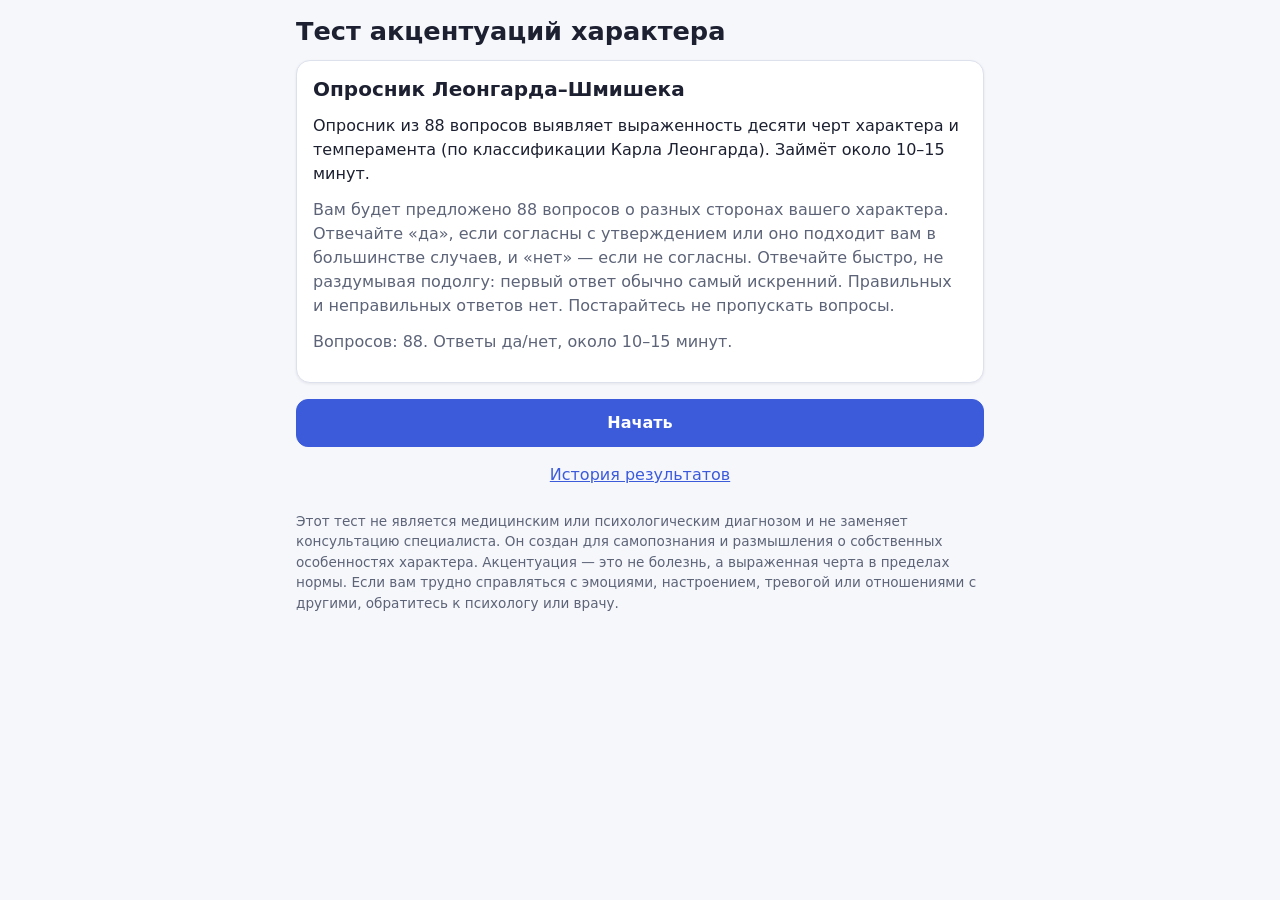
<file: index.html>
<!DOCTYPE html>
<html lang="ru">
<head>
  <meta charset="utf-8">
  <meta name="viewport" content="width=device-width, initial-scale=1">
  <meta name="color-scheme" content="light dark">
  <title>Тест акцентуаций характера</title>
  <link rel="icon" href="data:image/svg+xml,%3Csvg xmlns='http://www.w3.org/2000/svg' viewBox='0 0 16 16'%3E%3Crect x='1' y='9' width='3' height='6' fill='%23e8a317'/%3E%3Crect x='6' y='4' width='3' height='11' fill='%233b5bdb'/%3E%3Crect x='11' y='7' width='3' height='8' fill='%23d6336c'/%3E%3C/svg%3E">
  <link rel="stylesheet" href="css/base.css">
  <link rel="stylesheet" href="css/components.css">
  <link rel="stylesheet" href="css/print.css">
</head>
<body>
  <div id="app" class="app"></div>
  <noscript><p class="noscript">Для работы теста нужен включённый JavaScript.</p></noscript>
  <script type="module" src="src/app.js"></script>
</body>
</html>
</file>
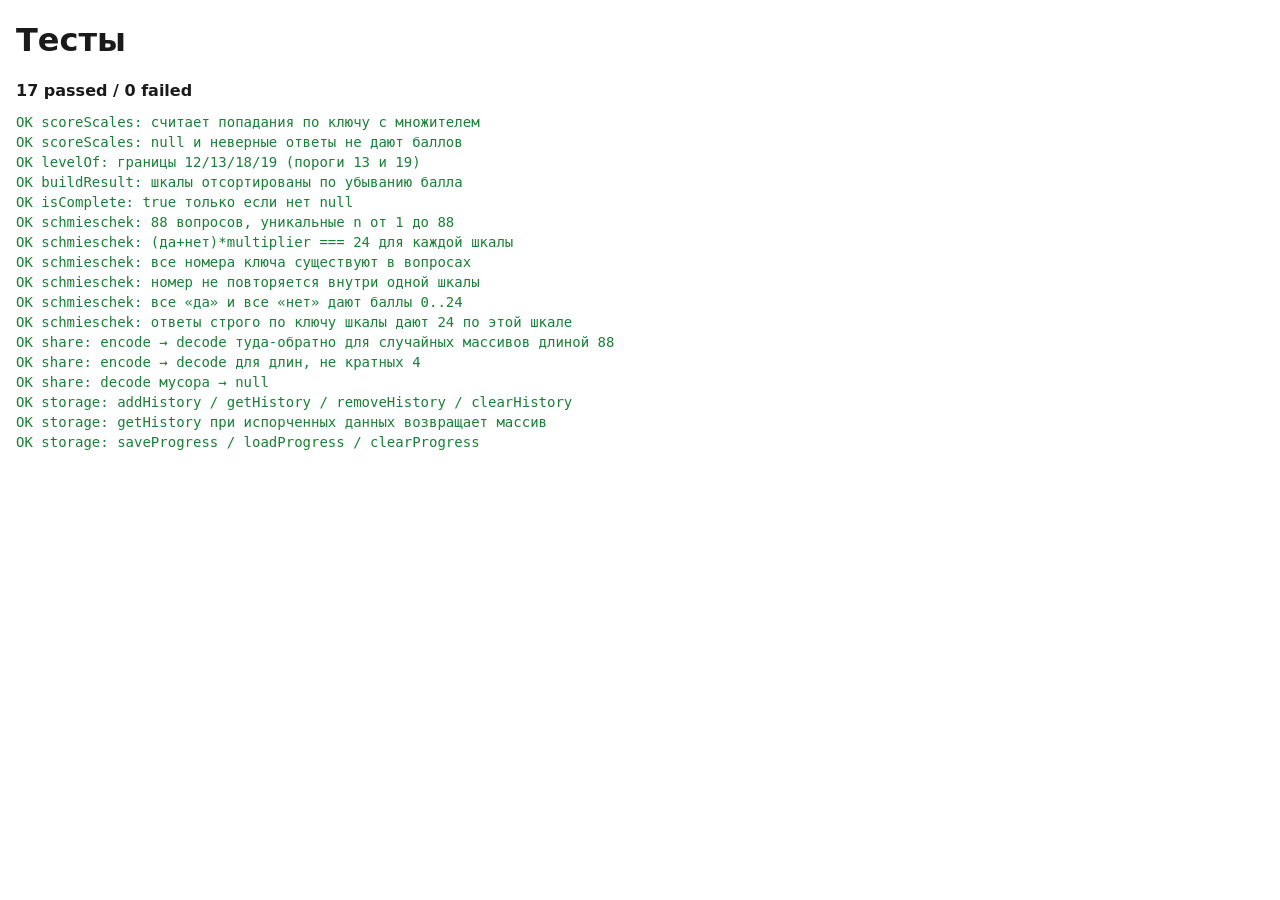
<file: tests/test.html>
<!doctype html>
<html lang="ru">
<head>
  <meta charset="utf-8">
  <meta name="viewport" content="width=device-width, initial-scale=1">
  <title>Тесты AI Psy</title>
  <style>
    :root { --bg: #ffffff; --fg: #1a1a1a; --ok: #1a7f37; --bad: #cf222e; }
    @media (prefers-color-scheme: dark) {
      :root:not([data-theme="light"]) { --bg: #0d1117; --fg: #e6edf3; --ok: #3fb950; --bad: #ff7b72; }
    }
    :root[data-theme="dark"] { --bg: #0d1117; --fg: #e6edf3; --ok: #3fb950; --bad: #ff7b72; }
    body { background: var(--bg); color: var(--fg); font-family: system-ui, sans-serif; margin: 16px; }
    #summary { font-weight: bold; margin-bottom: 12px; }
    ul { list-style: none; padding: 0; margin: 0; font-family: ui-monospace, monospace; font-size: 14px; }
    li { padding: 2px 0; }
    li.pass { color: var(--ok); }
    li.fail { color: var(--bad); }
  </style>
</head>
<body>
  <h1>Тесты</h1>
  <div id="summary">Выполняется…</div>
  <ul id="results"></ul>
  <script type="module" src="scoring.test.js"></script>
</body>
</html>
</file>
<file: css/base.css>
/* Токены и базовые стили. Светлая тема по умолчанию, тёмная — по системной настройке. */
:root {
  --bg: #f6f7fb;
  --surface: #ffffff;
  --text: #1c2030;
  --muted: #5d6478;
  --border: #dde1ec;
  --primary: #3b5bdb;
  --primary-text: #ffffff;
  --primary-soft: #e7ecff;
  --yes: #2f9e44;
  --no: #c2410c;
  --zone-tendency: rgba(240, 160, 0, 0.14);
  --zone-accent: rgba(224, 49, 49, 0.14);
  --level-norm: #5d6478;
  --level-tendency: #b36b00;
  --level-accent: #c92a2a;
  --radius: 14px;
  --shadow: 0 1px 3px rgba(20, 30, 60, 0.08);
}

@media (prefers-color-scheme: dark) {
  :root {
    --bg: #12141c;
    --surface: #1c2030;
    --text: #eceef6;
    --muted: #a0a7bd;
    --border: #2f3548;
    --primary: #7c93ff;
    --primary-text: #0e1220;
    --primary-soft: #262d4d;
    --yes: #51cf66;
    --no: #ff922b;
    --zone-tendency: rgba(255, 192, 60, 0.14);
    --zone-accent: rgba(255, 107, 107, 0.16);
    --level-norm: #a0a7bd;
    --level-tendency: #ffc53d;
    --level-accent: #ff8787;
    --shadow: none;
  }
}

*, *::before, *::after { box-sizing: border-box; }

html { -webkit-text-size-adjust: 100%; }

body {
  margin: 0;
  background: var(--bg);
  color: var(--text);
  font: 16px/1.5 system-ui, -apple-system, "Segoe UI", Roboto, "Helvetica Neue", Arial, sans-serif;
  overflow-x: hidden;
}

.app {
  max-width: 720px;
  margin: 0 auto;
  padding: 16px;
}

h1, h2, h3 { line-height: 1.25; margin: 0 0 12px; }
h1 { font-size: 1.6rem; }
h2 { font-size: 1.25rem; }
h3 { font-size: 1.05rem; }
p { margin: 0 0 12px; }
ul { margin: 0 0 12px; padding-left: 1.2em; }

a { color: var(--primary); }

.muted { color: var(--muted); }
.noscript { padding: 16px; }

:focus-visible { outline: 3px solid var(--primary); outline-offset: 2px; }
</file>
<file: css/components.css>
/* Кнопки, карточки, прогресс, бейджи, диаграмма. */
.card {
  background: var(--surface);
  border: 1px solid var(--border);
  border-radius: var(--radius);
  box-shadow: var(--shadow);
  padding: 16px;
  margin-bottom: 16px;
}

.btn {
  display: inline-flex;
  align-items: center;
  justify-content: center;
  min-height: 48px;
  padding: 10px 20px;
  border: 1px solid var(--border);
  border-radius: 12px;
  background: var(--surface);
  color: var(--text);
  font: inherit;
  font-weight: 600;
  text-decoration: none;
  cursor: pointer;
}
.btn:hover { border-color: var(--primary); }
.btn-primary { background: var(--primary); border-color: var(--primary); color: var(--primary-text); }
.btn-danger { color: var(--no); }
.btn-small { min-height: 40px; padding: 6px 14px; font-size: 0.9rem; }
.btn-block { display: flex; width: 100%; }

.btn-row { display: flex; flex-wrap: wrap; gap: 12px; margin: 16px 0; }
.btn-row .btn { flex: 1 1 140px; }

.answer-row { display: grid; grid-template-columns: 1fr 1fr; gap: 12px; margin: 20px 0 12px; }
.btn-answer { min-height: 72px; font-size: 1.4rem; border-width: 2px; }
.btn-yes { border-color: var(--yes); color: var(--yes); }
.btn-no { border-color: var(--no); color: var(--no); }
.btn-answer.selected { color: var(--primary-text); }
.btn-yes.selected { background: var(--yes); }
.btn-no.selected { background: var(--no); }

.question-text { font-size: 1.3rem; line-height: 1.4; margin: 8px 0 0; min-height: 5.6em; }
.counter { display: flex; justify-content: space-between; color: var(--muted); font-size: 0.9rem; margin-bottom: 8px; }
.hint { color: var(--muted); font-size: 0.85rem; }

.progress {
  height: 10px;
  background: var(--primary-soft);
  border-radius: 999px;
  overflow: hidden;
  margin-bottom: 16px;
}
.progress-bar { height: 100%; background: var(--primary); border-radius: 999px; transition: width 0.2s; }

.badge {
  display: inline-block;
  padding: 2px 10px;
  border-radius: 999px;
  font-size: 0.8rem;
  font-weight: 700;
  border: 1px solid currentColor;
  white-space: nowrap;
}
.badge-norm { color: var(--level-norm); }
.badge-tendency { color: var(--level-tendency); }
.badge-accent { color: var(--level-accent); }

.type-head { display: flex; align-items: center; justify-content: space-between; gap: 8px; flex-wrap: wrap; margin-bottom: 8px; }
.type-head h3 { margin: 0; }
.type-card { border-left: 6px solid var(--type-color, var(--primary)); }

.disclaimer { font-size: 0.85rem; color: var(--muted); margin-top: 24px; }
.link-row { text-align: center; margin: 12px 0; }

.history-item { display: flex; flex-wrap: wrap; align-items: center; justify-content: space-between; gap: 12px; }
.history-info { flex: 1 1 200px; }
.history-actions { display: flex; gap: 8px; }

/* Диаграмма */
.chart { display: block; width: 100%; height: auto; }
.chart-label { fill: var(--text); font-size: 12px; }
.chart-value { fill: var(--text); font-size: 12px; font-weight: 700; }
.chart-zone-tendency { fill: var(--zone-tendency); }
.chart-zone-accent { fill: var(--zone-accent); }
.chart-line { stroke: var(--muted); stroke-width: 1; stroke-dasharray: 3 3; }
.chart-axis { fill: var(--muted); font-size: 10px; }
</file>
<file: css/print.css>
/* Печать: только результат (диаграмма и описания). */
@media print {
  :root {
    --bg: #fff; --surface: #fff; --text: #000; --muted: #444; --border: #bbb;
    --zone-tendency: rgba(240, 160, 0, 0.18); --zone-accent: rgba(224, 49, 49, 0.18);
    --level-norm: #444; --level-tendency: #8a5300; --level-accent: #a61e1e;
  }
  body { background: #fff; color: #000; font-size: 12pt; }
  .app { max-width: none; padding: 0; }
  .no-print, .btn, .btn-row, .link-row { display: none !important; }
  .card { box-shadow: none; break-inside: avoid; }
  .chart { max-width: 100%; }
  a { color: inherit; text-decoration: none; }
}
</file>
